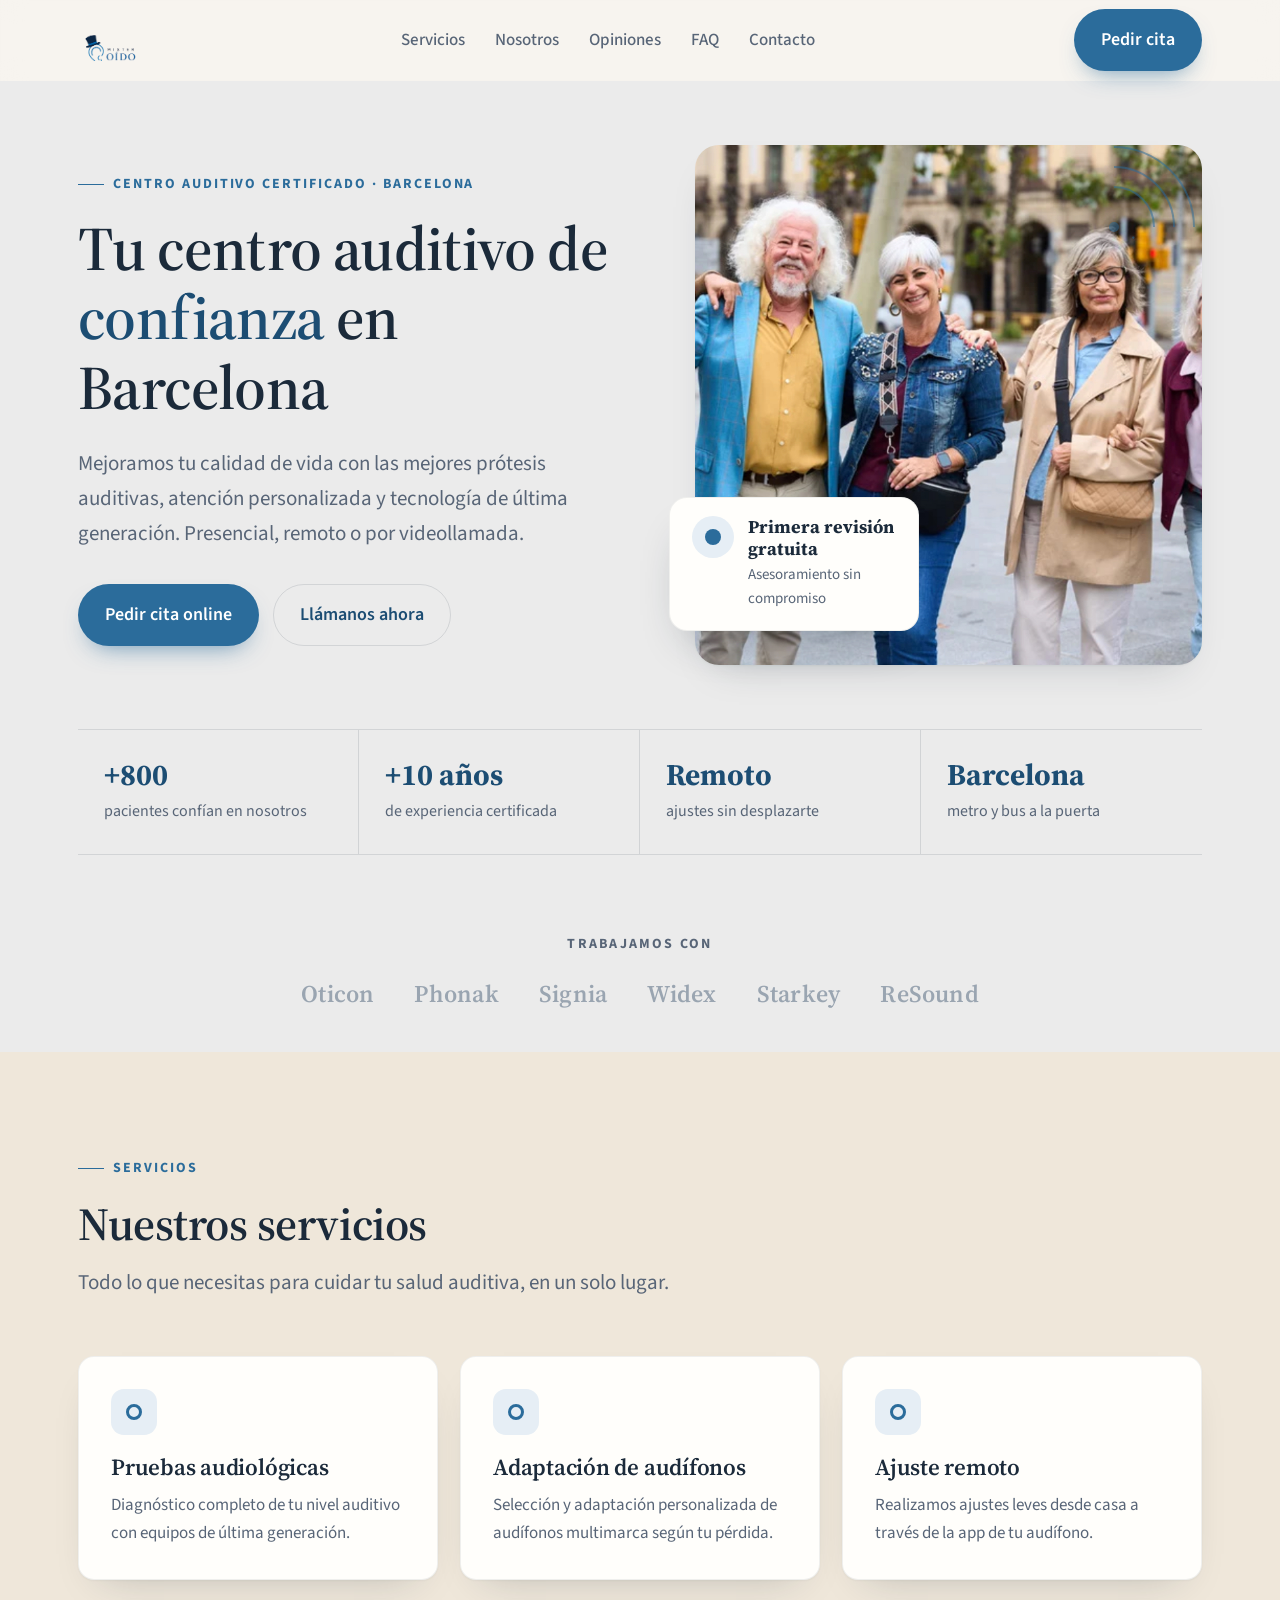
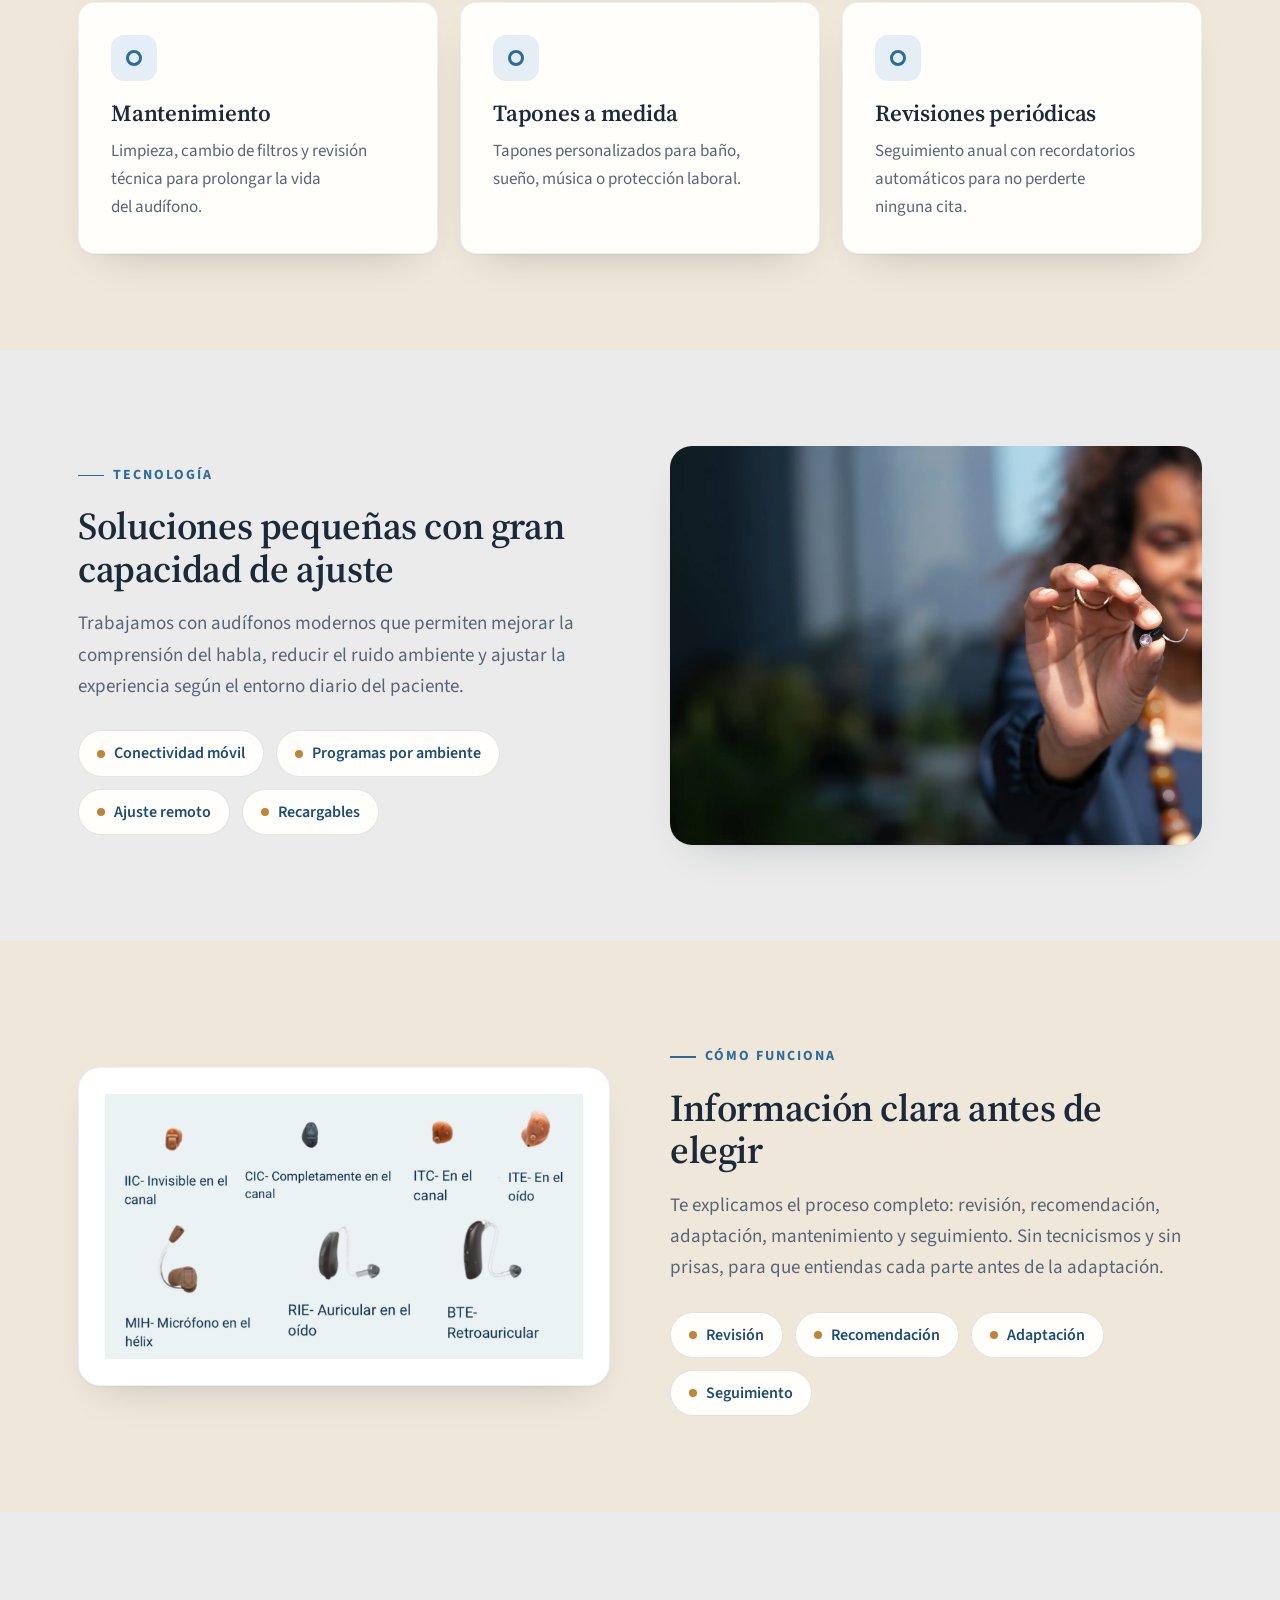
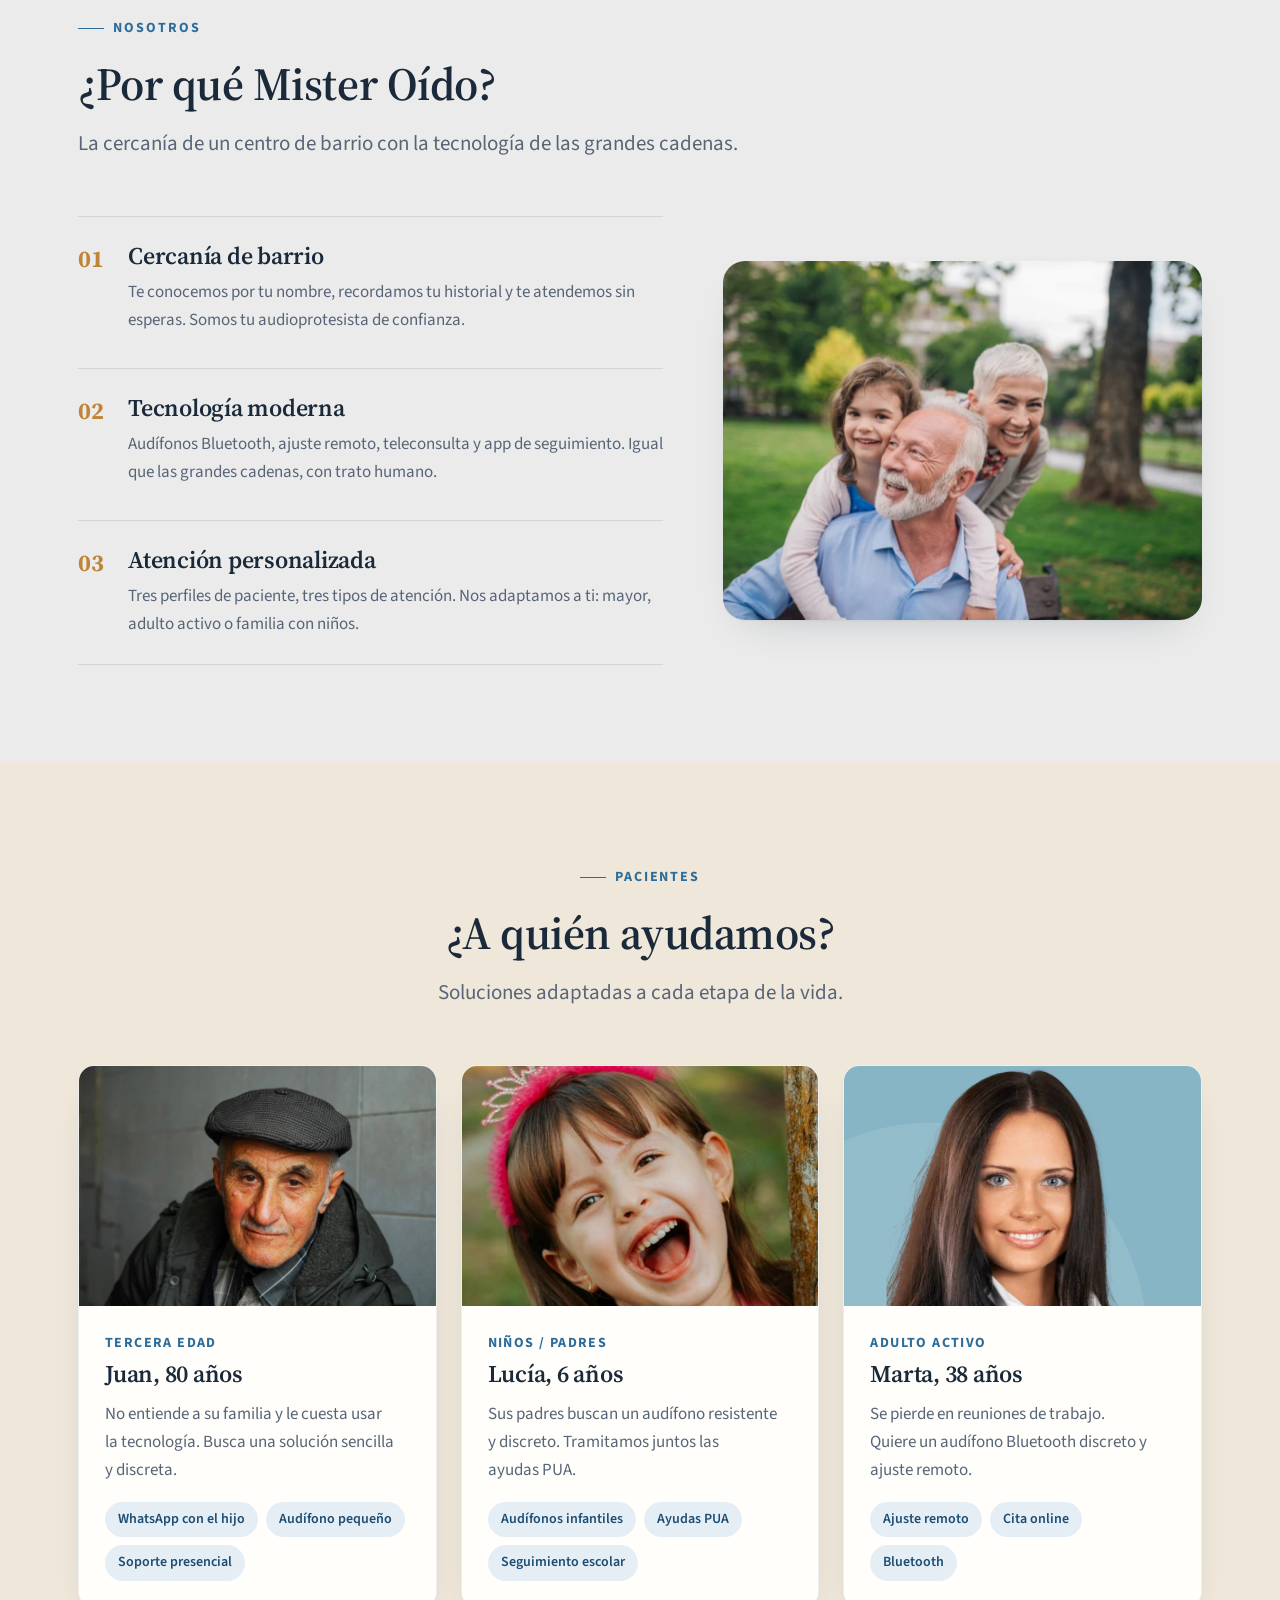
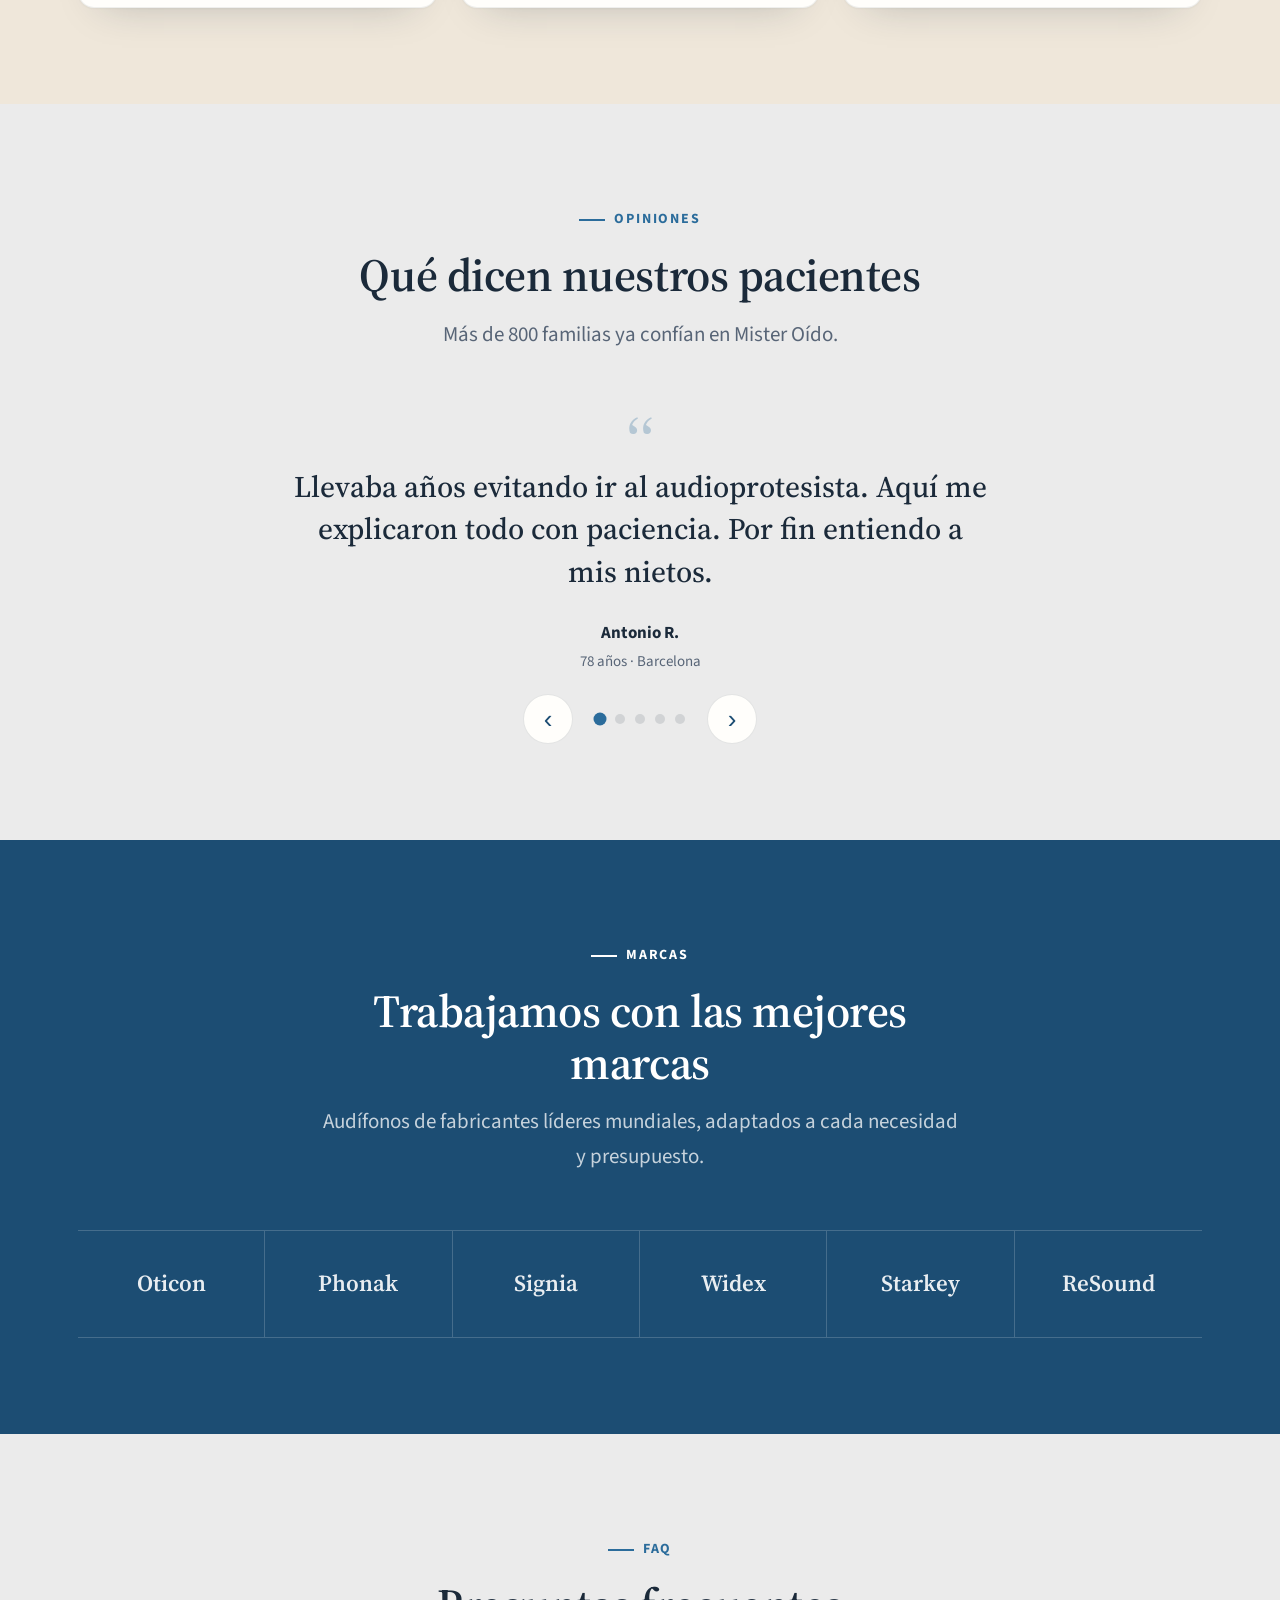
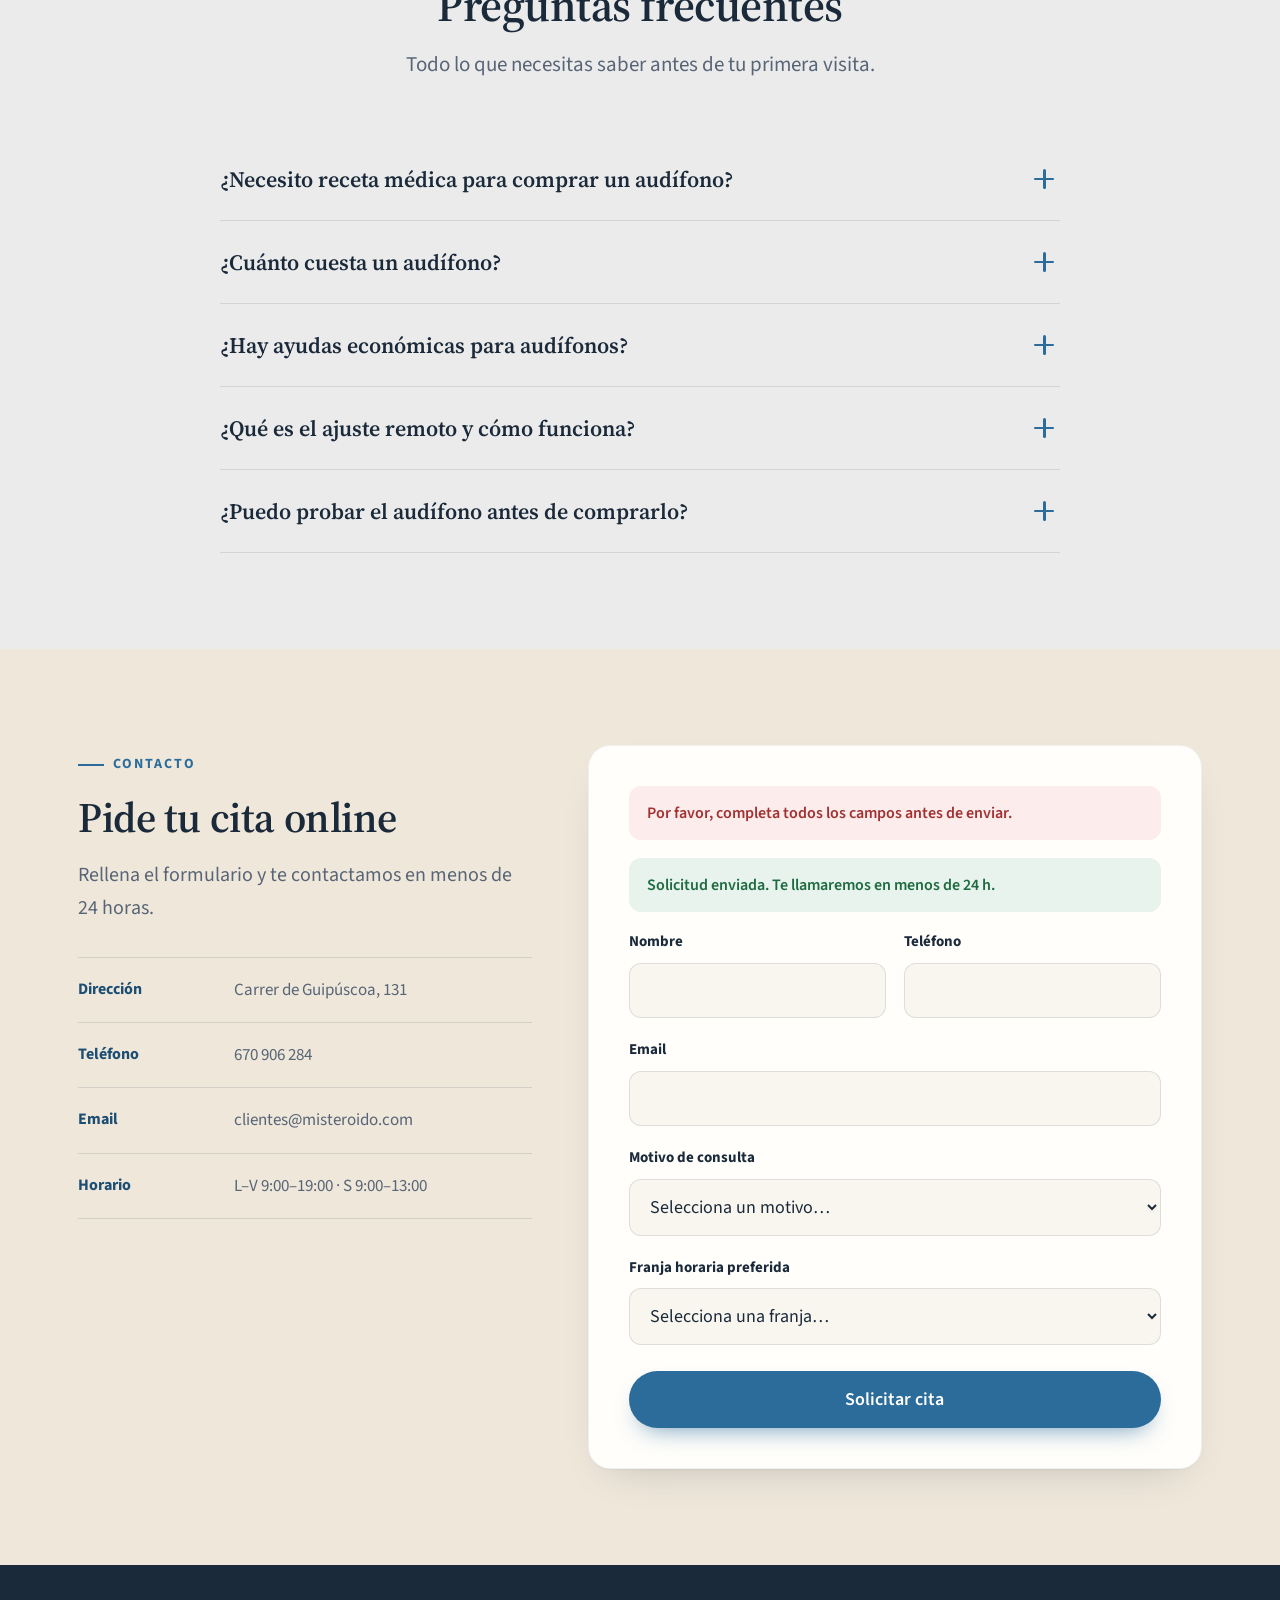
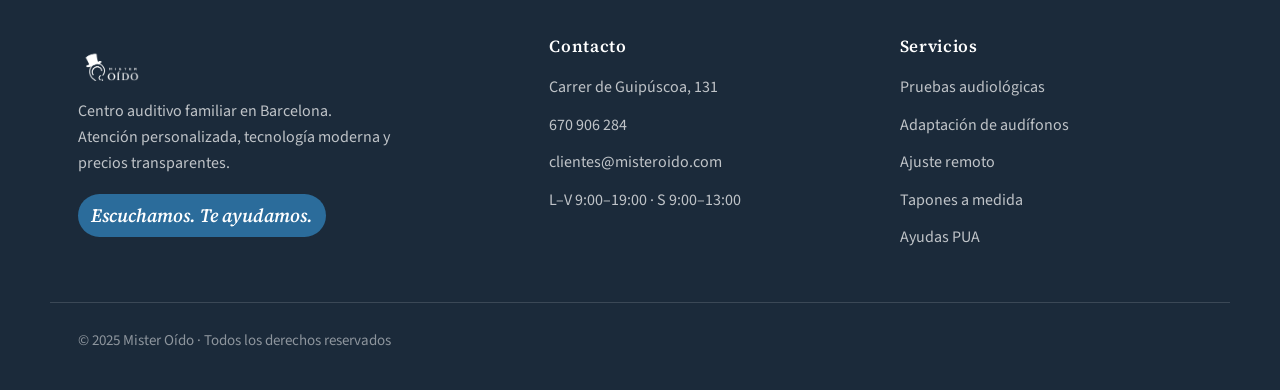
<file: web/index.html>
<!DOCTYPE html>
<html lang="es">
<head>
<meta charset="UTF-8" />
<meta name="viewport" content="width=device-width, initial-scale=1.0" />
<title>Mister Oído — Centro Auditivo en Barcelona</title>
<link rel="preconnect" href="https://fonts.googleapis.com" />
<link rel="preconnect" href="https://fonts.gstatic.com" crossorigin />
<link href="https://fonts.googleapis.com/css2?family=Source+Serif+4:opsz,wght@8..60,400;8..60,500;8..60,600;8..60,700&family=Source+Sans+3:wght@400;500;600;700&display=swap" rel="stylesheet" />
<style>
:root{
  --paper:#f9f6f0;
  --paper-2:#efe7da;
  --card:#fffefb;
  --blue-soft:#e6eef5;
  --ink:#1b2a3a;
  --ink-2:#586577;
  --line:rgba(27,42,58,0.12);
  --line-soft:rgba(27,42,58,0.07);
  --blue:#2b6c9b;
  --blue-deep:#1c4d73;
  --amber:#bf8438;
  --maxw:1180px;
  --r:16px;
  --shadow:0 1px 2px rgba(27,42,58,.04), 0 18px 40px -24px rgba(27,42,58,.28);
}
*{box-sizing:border-box;}
html{scroll-behavior:smooth;scroll-padding-top:92px;}
body{
  margin:0;
  font-family:"Source Sans 3",system-ui,sans-serif;
  font-size:19px;
  line-height:1.65;
  color:var(--ink);
  background:var(--paper);
  -webkit-font-smoothing:antialiased;
  text-rendering:optimizeLegibility;
}
h1,h2,h3,h4{font-family:"Source Serif 4",Georgia,serif;font-weight:600;line-height:1.12;color:var(--ink);margin:0;letter-spacing:-0.01em;}
p{margin:0;text-wrap:pretty;}
a{color:inherit;text-decoration:none;}
img{display:block;max-width:100%;}
.wrap{max-width:var(--maxw);margin:0 auto;padding:0 28px;}
.eyebrow{
  display:inline-flex;align-items:center;gap:9px;
  font-size:14px;font-weight:700;letter-spacing:.14em;text-transform:uppercase;
  color:var(--blue);margin:0 0 18px;
}
.eyebrow::before{content:"";width:26px;height:1.5px;background:var(--blue);display:inline-block;}
.eyebrow.center{justify-content:center;}
.section{padding:96px 0;}
.section-head{max-width:680px;margin:0 0 56px;}
.section-head.center{margin-left:auto;margin-right:auto;text-align:center;}
.section-head h2{font-size:clamp(32px,4.2vw,46px);}
.section-head p{font-size:21px;color:var(--ink-2);margin-top:16px;}

/* Buttons */
.btn{
  display:inline-flex;align-items:center;justify-content:center;gap:10px;
  font-family:inherit;font-size:18px;font-weight:600;cursor:pointer;
  padding:15px 26px;border-radius:999px;border:1.5px solid transparent;white-space:nowrap;
  transition:transform .15s ease, background .15s ease, box-shadow .15s ease;
}
.btn:active{transform:translateY(1px);}
.btn-primary{background:var(--blue);color:#fff;box-shadow:0 12px 24px -12px rgba(43,108,155,.7);}
.btn-primary:hover{background:var(--blue-deep);}
.btn-ghost{background:transparent;color:var(--blue-deep);border-color:var(--line);}
.btn-ghost:hover{border-color:var(--blue);background:#fff;}

/* Header */
header{position:sticky;top:0;z-index:50;background:rgba(249,246,240,.82);backdrop-filter:saturate(1.4) blur(12px);border-bottom:1px solid transparent;transition:border-color .2s, box-shadow .2s;}
header.scrolled{border-bottom-color:var(--line);box-shadow:0 8px 24px -20px rgba(27,42,58,.5);}
.nav{display:flex;align-items:center;justify-content:space-between;height:80px;gap:24px;}
.brand{display:flex;align-items:center;gap:12px;}
.brand img{height:42px;width:auto;}
.brand .word{font-family:"Source Serif 4",serif;font-weight:700;font-size:22px;letter-spacing:-.01em;}
.nav-links{display:flex;align-items:center;gap:30px;}
.nav-links a{font-size:17px;font-weight:500;color:var(--ink-2);transition:color .15s;}
.nav-links a:hover{color:var(--blue-deep);}
.nav-cta{display:flex;align-items:center;gap:14px;}
.menu-btn{display:none;background:none;border:1.5px solid var(--line);border-radius:12px;width:48px;height:48px;cursor:pointer;align-items:center;justify-content:center;flex-direction:column;gap:5px;}
.menu-btn span{width:22px;height:2px;background:var(--ink);border-radius:2px;display:block;}

/* Hero */
.hero{padding:64px 0 40px;}
.hero-grid{display:grid;grid-template-columns:1.05fr .95fr;gap:56px;align-items:center;}
.hero h1{font-size:clamp(40px,5.4vw,62px);font-weight:600;}
.hero h1 em{font-style:normal;color:var(--blue-deep);}
.hero p.lead{font-size:21px;color:var(--ink-2);margin-top:24px;max-width:520px;}
.hero-cta{display:flex;flex-wrap:wrap;gap:14px;margin-top:34px;}
.hero-media{position:relative;}
.hero-media .main-img{width:100%;height:520px;object-fit:cover;border-radius:24px;box-shadow:var(--shadow);}
.float-card{
  position:absolute;left:-26px;bottom:34px;background:var(--card);
  border:1px solid var(--line-soft);border-radius:18px;padding:18px 22px;
  box-shadow:0 24px 48px -24px rgba(27,42,58,.45);max-width:250px;
  display:flex;gap:14px;align-items:flex-start;
}
.float-card .dot{flex:none;width:42px;height:42px;border-radius:50%;background:var(--blue-soft);position:relative;}
.float-card .dot::after{content:"";position:absolute;inset:13px;border-radius:50%;background:var(--blue);}
.float-card .ttl{font-family:"Source Serif 4",serif;font-weight:700;font-size:18px;color:var(--ink);line-height:1.2;}
.float-card .sub{font-size:15px;color:var(--ink-2);margin-top:3px;}
.hero-arcs{position:absolute;top:-18px;right:-12px;width:120px;height:120px;opacity:.5;}

/* Stats strip */
.stats{display:grid;grid-template-columns:repeat(4,1fr);gap:0;border-top:1px solid var(--line);border-bottom:1px solid var(--line);margin-top:64px;}
.stat{padding:30px 26px;border-right:1px solid var(--line);}
.stat:last-child{border-right:none;}
.stat .num{font-family:"Source Serif 4",serif;font-size:30px;font-weight:700;color:var(--blue-deep);line-height:1;}
.stat .lab{font-size:16px;color:var(--ink-2);margin-top:8px;}

/* Brands ticker row */
.brands-row{padding:38px 0;}
.brands-row .lbl{font-size:14px;letter-spacing:.16em;text-transform:uppercase;color:var(--ink-2);font-weight:700;margin-bottom:18px;text-align:center;}
.brands-list{display:flex;flex-wrap:wrap;justify-content:center;gap:14px 40px;align-items:center;}
.brands-list span{font-family:"Source Serif 4",serif;font-size:24px;font-weight:600;color:#9aa5b1;letter-spacing:.01em;transition:color .2s;}
.brands-list span:hover{color:var(--blue-deep);}

/* Services grid */
.alt{background:var(--paper-2);}
.svc-grid{display:grid;grid-template-columns:repeat(3,1fr);gap:22px;}
.svc{background:var(--card);border:1px solid var(--line-soft);border-radius:var(--r);padding:32px;box-shadow:var(--shadow);transition:transform .18s ease, box-shadow .18s;}
.svc:hover{transform:translateY(-4px);box-shadow:0 1px 2px rgba(27,42,58,.04), 0 28px 50px -28px rgba(27,42,58,.4);}
.svc .mark{width:46px;height:46px;border-radius:13px;background:var(--blue-soft);display:flex;align-items:center;justify-content:center;margin-bottom:20px;}
.svc .mark i{display:block;width:16px;height:16px;border-radius:50%;border:3px solid var(--blue);}
.svc h3{font-size:23px;margin-bottom:10px;}
.svc p{font-size:17px;color:var(--ink-2);}

/* Two-column feature */
.feature{display:grid;grid-template-columns:1fr 1fr;gap:60px;align-items:center;}
.feature.rev .feature-text{order:2;}
.feature img{width:100%;aspect-ratio:4/3;height:auto;object-fit:cover;object-position:center;border-radius:22px;box-shadow:var(--shadow);}
.feature img.diagram{aspect-ratio:auto;height:auto;object-fit:contain;background:#fff;padding:26px;border:1px solid var(--line-soft);}
.feature h3{font-size:clamp(28px,3.4vw,38px);margin-bottom:18px;}
.feature p{font-size:19px;color:var(--ink-2);}
.chips{display:flex;flex-wrap:wrap;gap:12px;margin-top:28px;}
.chip{display:inline-flex;align-items:center;gap:9px;background:var(--card);border:1px solid var(--line);border-radius:999px;padding:9px 18px;font-size:16px;font-weight:600;color:var(--blue-deep);}
.chip::before{content:"";width:8px;height:8px;border-radius:50%;background:var(--amber);}

/* Why us - numbered */
.why-grid{display:grid;grid-template-columns:1.1fr .9fr;gap:60px;align-items:center;}
.why-list{display:flex;flex-direction:column;gap:8px;}
.why-item{display:grid;grid-template-columns:auto 1fr;gap:24px;padding:26px 0;border-top:1px solid var(--line);}
.why-item:last-child{border-bottom:1px solid var(--line);}
.why-item .n{font-family:"Source Serif 4",serif;font-size:24px;font-weight:700;color:var(--amber);line-height:1;padding-top:4px;}
.why-item h3{font-size:24px;margin-bottom:8px;}
.why-item p{font-size:17px;color:var(--ink-2);}
.why-grid img{width:100%;aspect-ratio:4/3;height:auto;object-fit:cover;object-position:center;border-radius:22px;box-shadow:var(--shadow);}

/* Patient profiles */
.profiles{display:grid;grid-template-columns:repeat(3,1fr);gap:24px;}
.profile{background:var(--card);border:1px solid var(--line-soft);border-radius:var(--r);overflow:hidden;box-shadow:var(--shadow);}
.profile img{width:100%;height:240px;object-fit:cover;}
.profile .body{padding:26px;}
.profile .age{font-size:14px;letter-spacing:.1em;text-transform:uppercase;color:var(--blue);font-weight:700;}
.profile h3{font-size:24px;margin:6px 0 12px;}
.profile p{font-size:17px;color:var(--ink-2);}
.tags{display:flex;flex-wrap:wrap;gap:8px;margin-top:18px;}
.tag{background:var(--blue-soft);color:var(--blue-deep);font-size:14px;font-weight:600;padding:6px 13px;border-radius:999px;}

/* Testimonials carousel */
.t-carousel{max-width:860px;margin:0 auto;position:relative;}
.t-track{position:relative;}
.t-slide{position:absolute;top:0;left:0;width:100%;opacity:0;transform:translateY(20px) scale(.99);transition:opacity .7s ease, transform .7s ease;pointer-events:none;text-align:center;padding:0 12px;}
.t-slide.active{opacity:1;transform:none;pointer-events:auto;}
.t-mk{font-family:"Source Serif 4",serif;font-size:76px;line-height:1;color:var(--blue);opacity:.28;height:42px;display:block;}
.t-text{font-family:"Source Serif 4",serif;font-size:clamp(22px,2.6vw,30px);font-weight:500;line-height:1.42;color:var(--ink);max-width:740px;margin:16px auto 26px;}
.t-who{font-size:17px;font-weight:700;color:var(--ink);}
.t-who span{display:block;font-weight:400;color:var(--ink-2);font-size:15px;margin-top:3px;}
.t-controls{display:flex;align-items:center;justify-content:center;gap:22px;margin-top:18px;}
.t-arrow{width:50px;height:50px;border-radius:50%;border:1.5px solid var(--line);background:var(--card);color:var(--blue-deep);font-size:26px;line-height:1;cursor:pointer;display:flex;align-items:center;justify-content:center;transition:.15s;}
.t-arrow:hover{border-color:var(--blue);background:#fff;color:var(--blue);}
.t-dots{display:flex;gap:10px;}
.t-dot{width:10px;height:10px;border-radius:50%;background:var(--line);border:none;cursor:pointer;padding:0;transition:.25s;}
.t-dot.active{background:var(--blue);transform:scale(1.3);}
@media(prefers-reduced-motion:reduce){.t-slide{transition:opacity .4s ease;transform:none;}}

/* Brands band */
.band{background:var(--blue-deep);color:#fff;}
.band .section-head h2,.band .eyebrow{color:#fff;}
.band .eyebrow::before{background:#fff;}
.band .section-head p{color:rgba(255,255,255,.75);}
.band-grid{display:grid;grid-template-columns:repeat(6,1fr);gap:0;border-top:1px solid rgba(255,255,255,.18);}
.band-grid span{font-family:"Source Serif 4",serif;font-size:23px;font-weight:600;color:rgba(255,255,255,.9);text-align:center;padding:34px 10px;border-right:1px solid rgba(255,255,255,.18);border-bottom:1px solid rgba(255,255,255,.18);}
.band-grid span:nth-child(6n){border-right:none;}

/* FAQ */
.faq-list{max-width:840px;margin:0 auto;}
.faq{border-bottom:1px solid var(--line);}
.faq button{width:100%;background:none;border:none;cursor:pointer;text-align:left;font-family:"Source Serif 4",serif;font-size:22px;font-weight:600;color:var(--ink);padding:26px 48px 26px 0;position:relative;}
.faq button .ic{position:absolute;right:4px;top:50%;transform:translateY(-50%);width:24px;height:24px;}
.faq button .ic::before,.faq button .ic::after{content:"";position:absolute;background:var(--blue);border-radius:2px;transition:transform .25s ease, opacity .2s;}
.faq button .ic::before{width:20px;height:2.5px;top:11px;left:2px;}
.faq button .ic::after{width:2.5px;height:20px;top:2px;left:11px;}
.faq.open button .ic::after{transform:scaleY(0);opacity:0;}
.faq .ans{max-height:0;overflow:hidden;transition:max-height .3s ease;}
.faq .ans p{font-size:18px;color:var(--ink-2);padding:0 60px 26px 0;}

/* Contact */
.contact-grid{display:grid;grid-template-columns:.85fr 1.15fr;gap:56px;align-items:start;}
.contact-info h2{font-size:clamp(30px,3.6vw,42px);margin-bottom:18px;}
.contact-info .lead{font-size:20px;color:var(--ink-2);margin-bottom:32px;}
.info-row{display:flex;gap:16px;padding:18px 0;border-top:1px solid var(--line);}
.info-row:last-child{border-bottom:1px solid var(--line);}
.info-row .k{flex:none;width:140px;font-weight:700;color:var(--blue-deep);font-size:16px;}
.info-row .v{font-size:17px;color:var(--ink-2);}
.form-card{background:var(--card);border:1px solid var(--line-soft);border-radius:22px;padding:40px;box-shadow:var(--shadow);}
.fld{margin-bottom:20px;}
.fld label{display:block;font-size:15px;font-weight:700;color:var(--ink);margin-bottom:8px;}
.fld input,.fld select{width:100%;font-family:inherit;font-size:18px;color:var(--ink);background:var(--paper);border:1.5px solid var(--line);border-radius:12px;padding:14px 16px;transition:border-color .15s, box-shadow .15s;}
.fld input:focus,.fld select:focus{outline:none;border-color:var(--blue);box-shadow:0 0 0 4px rgba(43,108,155,.13);}
.fld-2{display:grid;grid-template-columns:1fr 1fr;gap:18px;}
.form-msg{display:none;border-radius:12px;padding:14px 18px;font-size:16px;font-weight:600;margin-bottom:18px;}
.form-msg.err{display:block;background:#fdecec;color:#a23232;}
.form-msg.ok{display:block;background:#e7f3ec;color:#1f6b41;}
.form-card .btn-primary{width:100%;margin-top:6px;}

/* Footer */
footer{background:var(--ink);color:rgba(255,255,255,.72);padding:72px 0 36px;}
.foot-grid{display:grid;grid-template-columns:1.4fr 1fr 1fr;gap:48px;}
.foot-brand img{height:44px;filter:brightness(0) invert(1);margin-bottom:18px;}
.foot-brand p{font-size:16px;line-height:1.6;}
.foot-brand .tag{display:inline-block;margin-top:18px;font-family:"Source Serif 4",serif;font-style:italic;font-size:19px;color:#fff;}
footer h4{color:#fff;font-size:17px;letter-spacing:.04em;margin-bottom:18px;}
footer ul{list-style:none;padding:0;margin:0;display:flex;flex-direction:column;gap:11px;}
footer ul li{font-size:16px;}
footer ul li a:hover{color:#fff;}
.foot-bottom{border-top:1px solid rgba(255,255,255,.14);margin-top:52px;padding-top:26px;font-size:15px;color:rgba(255,255,255,.5);}

/* Mobile */
@media(max-width:920px){
  .hero-grid,.feature,.why-grid,.contact-grid{grid-template-columns:1fr;gap:40px;}
  .feature.rev .feature-text{order:0;}
  .svc-grid,.profiles{grid-template-columns:1fr 1fr;}
  .band-grid{grid-template-columns:repeat(3,1fr);}
  .band-grid span:nth-child(6n){border-right:1px solid rgba(255,255,255,.18);}
  .band-grid span:nth-child(3n){border-right:none;}
  .hero-media .main-img{height:420px;}
  .why-grid img{height:420px;}
}
@media(max-width:680px){
  body{font-size:18px;}
  .section{padding:68px 0;}
  .wrap{padding:0 20px;}
  .nav-links,.nav-cta .btn{display:none;}
  .menu-btn{display:flex;}
  .stats{grid-template-columns:1fr 1fr;}
  .stat:nth-child(2n){border-right:none;}
  .stat:nth-child(-n+2){border-bottom:1px solid var(--line);}
  .svc-grid,.profiles,.fld-2{grid-template-columns:1fr;columns:1;}
  .foot-grid{grid-template-columns:1fr;gap:36px;}
  .float-card{left:14px;right:14px;max-width:none;bottom:-20px;}
  .hero-media{margin-bottom:30px;}
  .info-row{flex-direction:column;gap:4px;}
  .info-row .k{width:auto;}
}
/* Mobile drawer */
.drawer{position:fixed;inset:0;z-index:60;background:rgba(27,42,58,.4);opacity:0;pointer-events:none;transition:opacity .2s;}
.drawer.open{opacity:1;pointer-events:auto;}
.drawer-panel{position:absolute;top:0;right:0;height:100%;width:min(340px,86vw);background:var(--paper);padding:28px 26px;transform:translateX(100%);transition:transform .28s ease;display:flex;flex-direction:column;gap:6px;}
.drawer.open .drawer-panel{transform:none;}
.drawer-panel a{font-family:"Source Serif 4",serif;font-size:22px;font-weight:600;padding:14px 0;border-bottom:1px solid var(--line);}
.drawer-panel .btn{margin-top:22px;}
.drawer-close{align-self:flex-end;background:none;border:none;font-size:34px;line-height:1;cursor:pointer;color:var(--ink);margin-bottom:8px;}
</style>
</head>
<body style="background-color: rgb(235, 235, 235)">

<header id="hdr">
  <div class="wrap nav">
    <a class="brand" href="#top">
      <img src="https://felixgpz.github.io/mr-oido/assets/images/logo-mroido-transparent.png" alt="Mister Oído" />
    </a>
    <nav class="nav-links">
      <a href="#servicios">Servicios</a>
      <a href="#nosotros">Nosotros</a>
      <a href="#opiniones">Opiniones</a>
      <a href="#faq">FAQ</a>
      <a href="#contacto">Contacto</a>
    </nav>
    <div class="nav-cta">
      <a href="#contacto" class="btn btn-primary">Pedir cita</a>
      <button class="menu-btn" id="menuBtn" aria-label="Abrir menú"><span></span><span></span><span></span></button>
    </div>
  </div>
</header>

<div class="drawer" id="drawer">
  <div class="drawer-panel">
    <button class="drawer-close" id="drawerClose" aria-label="Cerrar menú">&times;</button>
    <a href="#servicios">Servicios</a>
    <a href="#nosotros">Nosotros</a>
    <a href="#opiniones">Opiniones</a>
    <a href="#faq">FAQ</a>
    <a href="#contacto">Contacto</a>
    <a href="#contacto" class="btn btn-primary">Pedir cita</a>
  </div>
</div>

<main id="top">

  <!-- HERO -->
  <section class="hero">
    <div class="wrap hero-grid">
      <div class="hero-text">
        <span class="eyebrow">Centro auditivo certificado · Barcelona</span>
        <h1>Tu centro auditivo de <em>confianza</em> en Barcelona</h1>
        <p class="lead">Mejoramos tu calidad de vida con las mejores prótesis auditivas, atención personalizada y tecnología de última generación. Presencial, remoto o por videollamada.</p>
        <div class="hero-cta">
          <a href="#contacto" class="btn btn-primary">Pedir cita online</a>
          <a href="tel:+34930000000" class="btn btn-ghost">Llámanos ahora</a>
        </div>
      </div>
      <div class="hero-media">
        <svg class="hero-arcs" viewBox="0 0 120 120" fill="none" stroke="#2b6c9b" stroke-width="2">
          <circle cx="20" cy="100" r="22" stroke-dasharray="2 200" stroke-dashoffset="-10"/>
          <path d="M20 60 A40 40 0 0 1 60 100" />
          <path d="M20 40 A60 60 0 0 1 80 100" />
          <path d="M20 20 A80 80 0 0 1 100 100" />
          <circle cx="20" cy="100" r="5" fill="#2b6c9b" stroke="none"/>
        </svg>
        <img class="main-img" src="https://felixgpz.github.io/mr-oido/assets/images/clinic-photo.jpg" alt="Pacientes en Mister Oído, Barcelona" />
        <div class="float-card">
          <span class="dot"></span>
          <div>
            <div class="ttl">Primera revisión gratuita</div>
            <div class="sub">Asesoramiento sin compromiso</div>
          </div>
        </div>
      </div>
    </div>
    <div class="wrap">
      <div class="stats">
        <div class="stat"><div class="num">+800</div><div class="lab">pacientes confían en nosotros</div></div>
        <div class="stat"><div class="num">+10 años</div><div class="lab">de experiencia certificada</div></div>
        <div class="stat"><div class="num">Remoto</div><div class="lab">ajustes sin desplazarte</div></div>
        <div class="stat"><div class="num">Barcelona</div><div class="lab">metro y bus a la puerta</div></div>
      </div>
    </div>
  </section>

  <!-- BRANDS ROW -->
  <section class="brands-row">
    <div class="wrap">
      <div class="lbl">Trabajamos con</div>
      <div class="brands-list">
        <span>Oticon</span><span>Phonak</span><span>Signia</span><span>Widex</span><span>Starkey</span><span>ReSound</span>
      </div>
    </div>
  </section>

  <!-- SERVICIOS -->
  <section class="section alt" id="servicios">
    <div class="wrap">
      <div class="section-head">
        <span class="eyebrow">Servicios</span>
        <h2>Nuestros servicios</h2>
        <p>Todo lo que necesitas para cuidar tu salud auditiva, en un solo lugar.</p>
      </div>
      <div class="svc-grid">
        <div class="svc"><div class="mark"><i></i></div><h3>Pruebas audiológicas</h3><p>Diagnóstico completo de tu nivel auditivo con equipos de última generación.</p></div>
        <div class="svc"><div class="mark"><i></i></div><h3>Adaptación de audífonos</h3><p>Selección y adaptación personalizada de audífonos multimarca según tu pérdida.</p></div>
        <div class="svc"><div class="mark"><i></i></div><h3>Ajuste remoto</h3><p>Realizamos ajustes leves desde casa a través de la app de tu audífono.</p></div>
        <div class="svc"><div class="mark"><i></i></div><h3>Mantenimiento</h3><p>Limpieza, cambio de filtros y revisión técnica para prolongar la vida del audífono.</p></div>
        <div class="svc"><div class="mark"><i></i></div><h3>Tapones a medida</h3><p>Tapones personalizados para baño, sueño, música o protección laboral.</p></div>
        <div class="svc"><div class="mark"><i></i></div><h3>Revisiones periódicas</h3><p>Seguimiento anual con recordatorios automáticos para no perderte ninguna cita.</p></div>
      </div>
    </div>
  </section>

  <!-- TECNOLOGIA -->
  <section class="section">
    <div class="wrap feature">
      <div class="feature-text">
        <span class="eyebrow">Tecnología</span>
        <h3>Soluciones pequeñas con gran capacidad de ajuste</h3>
        <p>Trabajamos con audífonos modernos que permiten mejorar la comprensión del habla, reducir el ruido ambiente y ajustar la experiencia según el entorno diario del paciente.</p>
        <div class="chips">
          <span class="chip">Conectividad móvil</span>
          <span class="chip">Programas por ambiente</span>
          <span class="chip">Ajuste remoto</span>
          <span class="chip">Recargables</span>
        </div>
      </div>
      <img src="https://felixgpz.github.io/mr-oido/assets/images/mujer-audifono.jpg" alt="Mujer con audífono discreto" />
    </div>
  </section>

  <!-- COMO FUNCIONA -->
  <section class="section alt">
    <div class="wrap feature rev">
      <div class="feature-text">
        <span class="eyebrow">Cómo funciona</span>
        <h3>Información clara antes de elegir</h3>
        <p>Te explicamos el proceso completo: revisión, recomendación, adaptación, mantenimiento y seguimiento. Sin tecnicismos y sin prisas, para que entiendas cada parte antes de la adaptación.</p>
        <div class="chips">
          <span class="chip">Revisión</span>
          <span class="chip">Recomendación</span>
          <span class="chip">Adaptación</span>
          <span class="chip">Seguimiento</span>
        </div>
      </div>
      <img class="diagram" src="https://felixgpz.github.io/mr-oido/assets/images/tipos-audifonos.jpg" alt="Tipos de audífonos disponibles" />
    </div>
  </section>

  <!-- NOSOTROS / POR QUE -->
  <section class="section" id="nosotros">
    <div class="wrap">
      <div class="section-head">
        <span class="eyebrow">Nosotros</span>
        <h2>¿Por qué Mister Oído?</h2>
        <p>La cercanía de un centro de barrio con la tecnología de las grandes cadenas.</p>
      </div>
      <div class="why-grid">
        <div class="why-list">
          <div class="why-item"><div class="n">01</div><div><h3>Cercanía de barrio</h3><p>Te conocemos por tu nombre, recordamos tu historial y te atendemos sin esperas. Somos tu audioprotesista de confianza.</p></div></div>
          <div class="why-item"><div class="n">02</div><div><h3>Tecnología moderna</h3><p>Audífonos Bluetooth, ajuste remoto, teleconsulta y app de seguimiento. Igual que las grandes cadenas, con trato humano.</p></div></div>
          <div class="why-item"><div class="n">03</div><div><h3>Atención personalizada</h3><p>Tres perfiles de paciente, tres tipos de atención. Nos adaptamos a ti: mayor, adulto activo o familia con niños.</p></div></div>
        </div>
        <img src="https://felixgpz.github.io/mr-oido/assets/images/familia.jpg" alt="Familia feliz gracias a Mister Oído" />
      </div>
    </div>
  </section>

  <!-- PERFILES -->
  <section class="section alt">
    <div class="wrap">
      <div class="section-head center">
        <span class="eyebrow center">Pacientes</span>
        <h2>¿A quién ayudamos?</h2>
        <p>Soluciones adaptadas a cada etapa de la vida.</p>
      </div>
      <div class="profiles">
        <div class="profile">
          <img src="https://felixgpz.github.io/mr-oido/assets/images/profile-juan.jpg" alt="Juan" />
          <div class="body">
            <div class="age">Tercera edad</div>
            <h3>Juan, 80 años</h3>
            <p>No entiende a su familia y le cuesta usar la tecnología. Busca una solución sencilla y discreta.</p>
            <div class="tags"><span class="tag">WhatsApp con el hijo</span><span class="tag">Audífono pequeño</span><span class="tag">Soporte presencial</span></div>
          </div>
        </div>
        <div class="profile">
          <img src="https://felixgpz.github.io/mr-oido/assets/images/profile-lucia.jpg" alt="Lucía" />
          <div class="body">
            <div class="age">Niños / Padres</div>
            <h3>Lucía, 6 años</h3>
            <p>Sus padres buscan un audífono resistente y discreto. Tramitamos juntos las ayudas PUA.</p>
            <div class="tags"><span class="tag">Audífonos infantiles</span><span class="tag">Ayudas PUA</span><span class="tag">Seguimiento escolar</span></div>
          </div>
        </div>
        <div class="profile">
          <img src="https://felixgpz.github.io/mr-oido/assets/images/profile-marta.jpg" alt="Marta" />
          <div class="body">
            <div class="age">Adulto activo</div>
            <h3>Marta, 38 años</h3>
            <p>Se pierde en reuniones de trabajo. Quiere un audífono Bluetooth discreto y ajuste remoto.</p>
            <div class="tags"><span class="tag">Ajuste remoto</span><span class="tag">Cita online</span><span class="tag">Bluetooth</span></div>
          </div>
        </div>
      </div>
    </div>
  </section>

  <!-- OPINIONES -->
  <section class="section" id="opiniones">
    <div class="wrap">
      <div class="section-head center">
        <span class="eyebrow center">Opiniones</span>
        <h2>Qué dicen nuestros pacientes</h2>
        <p>Más de 800 familias ya confían en Mister Oído.</p>
      </div>
      <div class="t-carousel" id="tCarousel" aria-roledescription="carrusel" aria-label="Opiniones de pacientes">
        <div class="t-track" id="tTrack">
          <article class="t-slide active"><span class="t-mk">&ldquo;</span><p class="t-text">Llevaba años evitando ir al audioprotesista. Aquí me explicaron todo con paciencia. Por fin entiendo a mis nietos.</p><div class="t-who">Antonio R.<span>78 años · Barcelona</span></div></article>
          <article class="t-slide"><span class="t-mk">&ldquo;</span><p class="t-text">El ajuste remoto me ha cambiado la vida. Trabajo mucho y no tenía tiempo de ir al centro. Ahora me ajustan el audífono y listo.</p><div class="t-who">Sandra M.<span>41 años · Gràcia</span></div></article>
          <article class="t-slide"><span class="t-mk">&ldquo;</span><p class="t-text">Nos ayudaron con toda la tramitación de las ayudas PUA para nuestra hija. Servicio cercano y muy profesional.</p><div class="t-who">Carles y Laura<span>Padres de Martina</span></div></article>
          <article class="t-slide"><span class="t-mk">&ldquo;</span><p class="t-text">Tenía miedo de que el audífono fuera muy visible. Me recomendaron uno pequeñísimo y ahora casi nadie se da cuenta.</p><div class="t-who">Rosa T.<span>65 años · Eixample</span></div></article>
          <article class="t-slide"><span class="t-mk">&ldquo;</span><p class="t-text">Primera revisión gratuita, sin presiones. Me explicaron mi tipo de pérdida auditiva con total transparencia.</p><div class="t-who">Miquel F.<span>55 años · Sant Gervasi</span></div></article>
        </div>
        <div class="t-controls">
          <button class="t-arrow" id="tPrev" type="button" aria-label="Opinión anterior">&lsaquo;</button>
          <div class="t-dots" id="tDots"></div>
          <button class="t-arrow" id="tNext" type="button" aria-label="Opinión siguiente">&rsaquo;</button>
        </div>
      </div>
    </div>
  </section>

  <!-- MARCAS BAND -->
  <section class="section band">
    <div class="wrap">
      <div class="section-head center">
        <span class="eyebrow center">Marcas</span>
        <h2>Trabajamos con las mejores marcas</h2>
        <p>Audífonos de fabricantes líderes mundiales, adaptados a cada necesidad y presupuesto.</p>
      </div>
      <div class="band-grid">
        <span>Oticon</span><span>Phonak</span><span>Signia</span><span>Widex</span><span>Starkey</span><span>ReSound</span>
      </div>
    </div>
  </section>

  <!-- FAQ -->
  <section class="section" id="faq">
    <div class="wrap">
      <div class="section-head center">
        <span class="eyebrow center">FAQ</span>
        <h2>Preguntas frecuentes</h2>
        <p>Todo lo que necesitas saber antes de tu primera visita.</p>
      </div>
      <div class="faq-list">
        <div class="faq"><button type="button">¿Necesito receta médica para comprar un audífono?<span class="ic"></span></button><div class="ans"><p>No es obligatorio, pero sí recomendable. Puedes venir directamente a hacerte una prueba audiológica gratuita con nosotros y valorar juntos la mejor opción para tu caso.</p></div></div>
        <div class="faq"><button type="button">¿Cuánto cuesta un audífono?<span class="ic"></span></button><div class="ans"><p>El precio varía según el modelo y la tecnología. Trabajamos con todas las gamas. Siempre te explicamos las diferencias con total transparencia y sin presión.</p></div></div>
        <div class="faq"><button type="button">¿Hay ayudas económicas para audífonos?<span class="ic"></span></button><div class="ans"><p>Sí. Existen las ayudas PUA para niños con pérdida bilateral, y algunas comunidades tienen subvenciones adicionales. Nos encargamos de toda la tramitación contigo.</p></div></div>
        <div class="faq"><button type="button">¿Qué es el ajuste remoto y cómo funciona?<span class="ic"></span></button><div class="ans"><p>Permite al audioprotesista realizar modificaciones leves en tu audífono a través de la app del fabricante, sin que tengas que venir al centro. Ideal si tienes poca movilidad o poco tiempo.</p></div></div>
        <div class="faq"><button type="button">¿Puedo probar el audífono antes de comprarlo?<span class="ic"></span></button><div class="ans"><p>Sí, ofrecemos un período de adaptación de prueba para que puedas comprobar que el audífono se ajusta a tu vida diaria antes de tomar una decisión definitiva.</p></div></div>
      </div>
    </div>
  </section>

  <!-- CONTACTO -->
  <section class="section alt" id="contacto">
    <div class="wrap contact-grid">
      <div class="contact-info">
        <span class="eyebrow">Contacto</span>
        <h2>Pide tu cita online</h2>
        <p class="lead">Rellena el formulario y te contactamos en menos de 24 horas.</p>
        <div class="info-row"><div class="k">Dirección</div><div class="v">Carrer de Guipúscoa, 131</div></div>
        <div class="info-row"><div class="k">Teléfono</div><div class="v">670 906 284</div></div>
        <div class="info-row"><div class="k">Email</div><div class="v">clientes@misteroido.com</div></div>
        <div class="info-row"><div class="k">Horario</div><div class="v">L–V 9:00–19:00 · S 9:00–13:00</div></div>
      </div>
      <form class="form-card" id="citaForm" novalidate>
        <div class="form-msg err" id="msgErr">Por favor, completa todos los campos antes de enviar.</div>
        <div class="form-msg ok" id="msgOk">Solicitud enviada. Te llamaremos en menos de 24 h.</div>
        <div class="fld-2">
          <div class="fld"><label for="nombre">Nombre</label><input id="nombre" name="nombre" type="text" required /></div>
          <div class="fld"><label for="tel">Teléfono</label><input id="tel" name="tel" type="tel" required /></div>
        </div>
        <div class="fld"><label for="email">Email</label><input id="email" name="email" type="email" required /></div>
        <div class="fld"><label for="motivo">Motivo de consulta</label>
          <select id="motivo" name="motivo" required>
            <option value="">Selecciona un motivo…</option>
            <option>Primera prueba audiológica</option>
            <option>Revisión anual</option>
            <option>Problema con mi audífono</option>
            <option>Información sobre audífonos</option>
            <option>Tapones a medida</option>
            <option>Ajuste remoto</option>
          </select>
        </div>
        <div class="fld"><label for="franja">Franja horaria preferida</label>
          <select id="franja" name="franja" required>
            <option value="">Selecciona una franja…</option>
            <option>Mañana (9:00 – 13:00)</option>
            <option>Mediodía (13:00 – 15:00)</option>
            <option>Tarde (16:00 – 19:00)</option>
          </select>
        </div>
        <button type="submit" class="btn btn-primary">Solicitar cita</button>
      </form>
    </div>
  </section>

</main>

<footer>
  <div class="wrap foot-grid">
    <div class="foot-brand">
      <img src="https://felixgpz.github.io/mr-oido/assets/images/logo-mroido-transparent.png" alt="Mister Oído" />
      <p>Centro auditivo familiar en Barcelona.<br/>Atención personalizada, tecnología moderna y precios transparentes.</p>
      <span class="tag" style="color: rgb(255, 255, 255); background-color: rgb(43, 108, 155)">Escuchamos. Te ayudamos.</span>
    </div>
    <div>
      <h4>Contacto</h4>
      <ul>
        <li>Carrer de Guipúscoa, 131</li>
        <li>670 906 284</li>
        <li>clientes@misteroido.com</li>
        <li>L–V 9:00–19:00 · S 9:00–13:00</li>
      </ul>
    </div>
    <div>
      <h4>Servicios</h4>
      <ul>
        <li><a href="#servicios">Pruebas audiológicas</a></li>
        <li><a href="#servicios">Adaptación de audífonos</a></li>
        <li><a href="#servicios">Ajuste remoto</a></li>
        <li><a href="#servicios">Tapones a medida</a></li>
        <li><a href="#servicios">Ayudas PUA</a></li>
      </ul>
    </div>
  </div>
  <div class="wrap foot-bottom">© 2025 Mister Oído · Todos los derechos reservados</div>
</footer>

<script>
// sticky header shadow
const hdr=document.getElementById('hdr');
addEventListener('scroll',()=>{hdr.classList.toggle('scrolled',scrollY>10);},{passive:true});

// mobile drawer
const drawer=document.getElementById('drawer');
document.getElementById('menuBtn').addEventListener('click',()=>drawer.classList.add('open'));
document.getElementById('drawerClose').addEventListener('click',()=>drawer.classList.remove('open'));
drawer.addEventListener('click',e=>{if(e.target===drawer||e.target.tagName==='A')drawer.classList.remove('open');});

// FAQ accordion
document.querySelectorAll('.faq button').forEach(btn=>{
  btn.addEventListener('click',()=>{
    const item=btn.parentElement;
    const ans=item.querySelector('.ans');
    const open=item.classList.contains('open');
    document.querySelectorAll('.faq.open').forEach(o=>{o.classList.remove('open');o.querySelector('.ans').style.maxHeight=null;});
    if(!open){item.classList.add('open');ans.style.maxHeight=ans.scrollHeight+'px';}
  });
});

// form
const form=document.getElementById('citaForm');
const msgErr=document.getElementById('msgErr'), msgOk=document.getElementById('msgOk');
form.addEventListener('submit',e=>{
  e.preventDefault();
  msgErr.style.display='none';msgOk.style.display='none';
  const fields=['nombre','tel','email','motivo','franja'];
  const ok=fields.every(id=>document.getElementById(id).value.trim()!=='');
  if(!ok){msgErr.style.display='block';msgErr.scrollIntoView({block:'center'});return;}
  form.querySelectorAll('input,select').forEach(el=>el.value='');
  msgOk.style.display='block';
});

// testimonials carousel
(function(){
  const track=document.getElementById('tTrack');
  if(!track)return;
  const slides=[...track.children];
  const dotsWrap=document.getElementById('tDots');
  const car=document.getElementById('tCarousel');
  let idx=0, timer=null;
  slides.forEach((s,i)=>{
    const d=document.createElement('button');
    d.type='button';d.className='t-dot'+(i===0?' active':'');
    d.setAttribute('aria-label','Ver opinión '+(i+1));
    d.addEventListener('click',()=>{go(i);reset();});
    dotsWrap.appendChild(d);
  });
  const dots=[...dotsWrap.children];
  function setHeight(){let m=0;slides.forEach(s=>{m=Math.max(m,s.offsetHeight);});track.style.height=m+'px';}
  function go(i){
    idx=(i+slides.length)%slides.length;
    slides.forEach((s,k)=>s.classList.toggle('active',k===idx));
    dots.forEach((d,k)=>d.classList.toggle('active',k===idx));
  }
  function next(){go(idx+1);}
  function reset(){clearInterval(timer);timer=setInterval(next,6000);}
  document.getElementById('tNext').addEventListener('click',()=>{next();reset();});
  document.getElementById('tPrev').addEventListener('click',()=>{go(idx-1);reset();});
  car.addEventListener('mouseenter',()=>clearInterval(timer));
  car.addEventListener('mouseleave',reset);
  car.addEventListener('focusin',()=>clearInterval(timer));
  car.addEventListener('focusout',reset);
  setHeight();reset();
  addEventListener('resize',setHeight);
  addEventListener('load',setHeight);
  if(document.fonts&&document.fonts.ready)document.fonts.ready.then(setHeight);
})();
</script>
</body>
</html>
</file>
